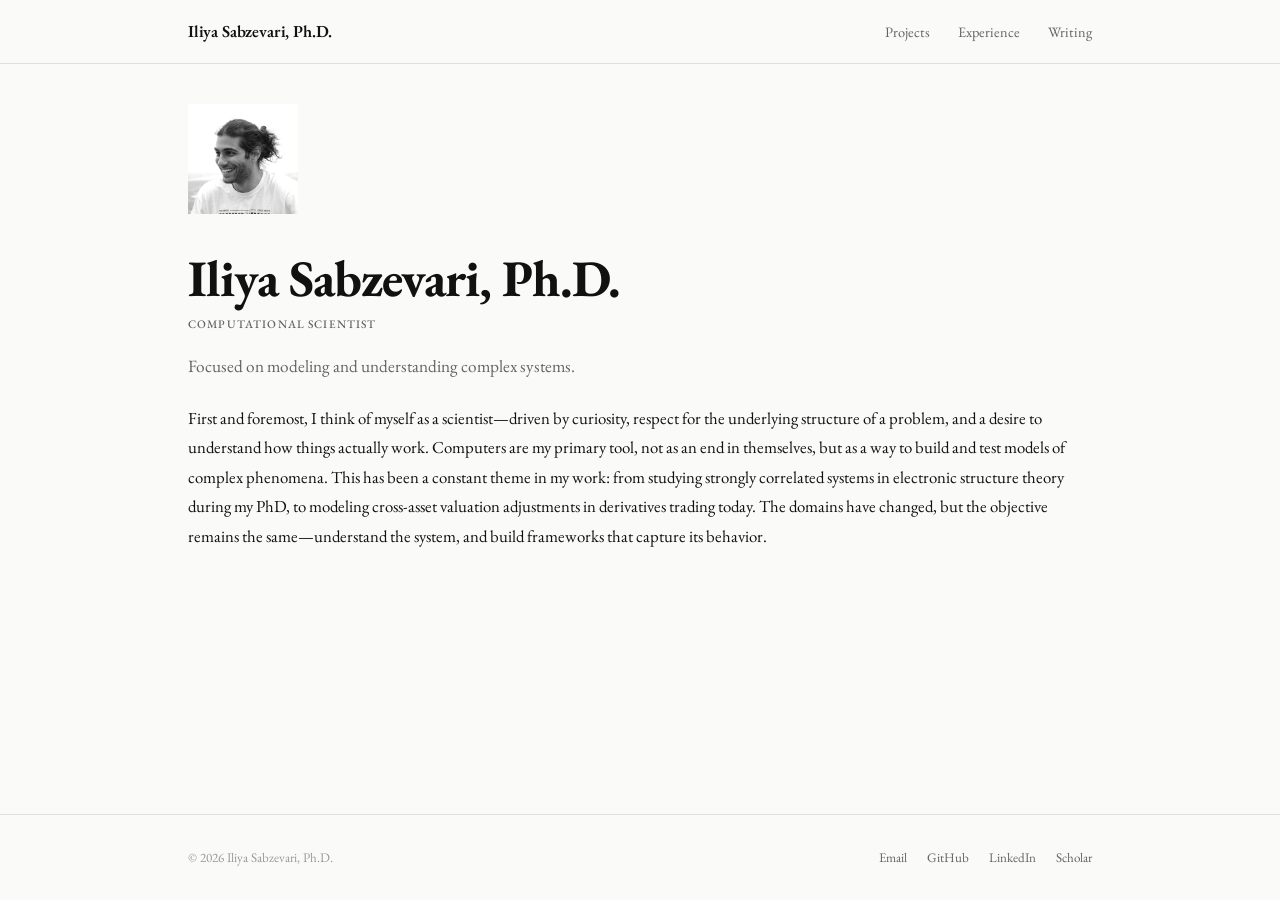
<file: index.html>
<!DOCTYPE html>
<html lang="en">
<head>
  <meta charset="UTF-8" />
  <meta name="viewport" content="width=device-width, initial-scale=1.0" />
  <title>Iliya Sabzevari, Ph.D.</title>
  <link rel="preconnect" href="https://fonts.googleapis.com" />
  <link rel="preconnect" href="https://fonts.gstatic.com" crossorigin />
  <link href="https://fonts.googleapis.com/css2?family=EB+Garamond:ital,wght@0,400;0,600;0,700;1,400&display=swap" rel="stylesheet" />
  <link rel="icon" href="favicon.svg" type="image/svg+xml" />
  <link rel="stylesheet" href="styles.css" />
</head>
<body>
  <header class="site-header">
    <nav class="nav">
      <a href="index.html" class="brand">Iliya Sabzevari, Ph.D.</a>
      <div class="nav-links">
        <a href="projects.html">Projects</a>
        <a href="experience.html">Experience</a>
        <a href="writing.html">Writing</a>
      </div>
    </nav>
  </header>

  <main class="container">
    <section class="hero">
      <div class="hero-photo">
        <img src="IMG_20220616_074704_679.jpg" alt="Iliya Sabzevari, Ph.D." />
      </div>
      <h1>Iliya Sabzevari, Ph.D.</h1>
      <p class="eyebrow">Computational Scientist</p>
      <p class="lede">
        Focused on modeling and understanding complex systems.
      </p>
      <p class="about-text">
        First and foremost, I think of myself as a scientist—driven by curiosity, respect for the underlying structure of a problem, and a desire to understand how things actually work. Computers are my primary tool, not as an end in themselves, but as a way to build and test models of complex phenomena. This has been a constant theme in my work: from studying strongly correlated systems in electronic structure theory during my PhD, to modeling cross-asset valuation adjustments in derivatives trading today. The domains have changed, but the objective remains the same—understand the system, and build frameworks that capture its behavior.
      </p>
    </section>
  </main>

  <footer class="site-footer">
    <div class="footer-inner">
      <span>&copy; 2026 Iliya Sabzevari, Ph.D.</span>
      <div class="footer-links">
        <a href="mailto:iliya.sabzevari@gmail.com">Email</a>
        <a href="https://github.com/iliya-s" target="_blank" rel="noopener">GitHub</a>
        <a href="https://www.linkedin.com/in/iliya-sabzevari-ph-d-72a019a4/" target="_blank" rel="noopener">LinkedIn</a>
        <a href="https://scholar.google.com/citations?hl=en&user=_rSN45oAAAAJ" target="_blank" rel="noopener">Scholar</a>
      </div>
    </div>
  </footer>
</body>
</html>
</file>
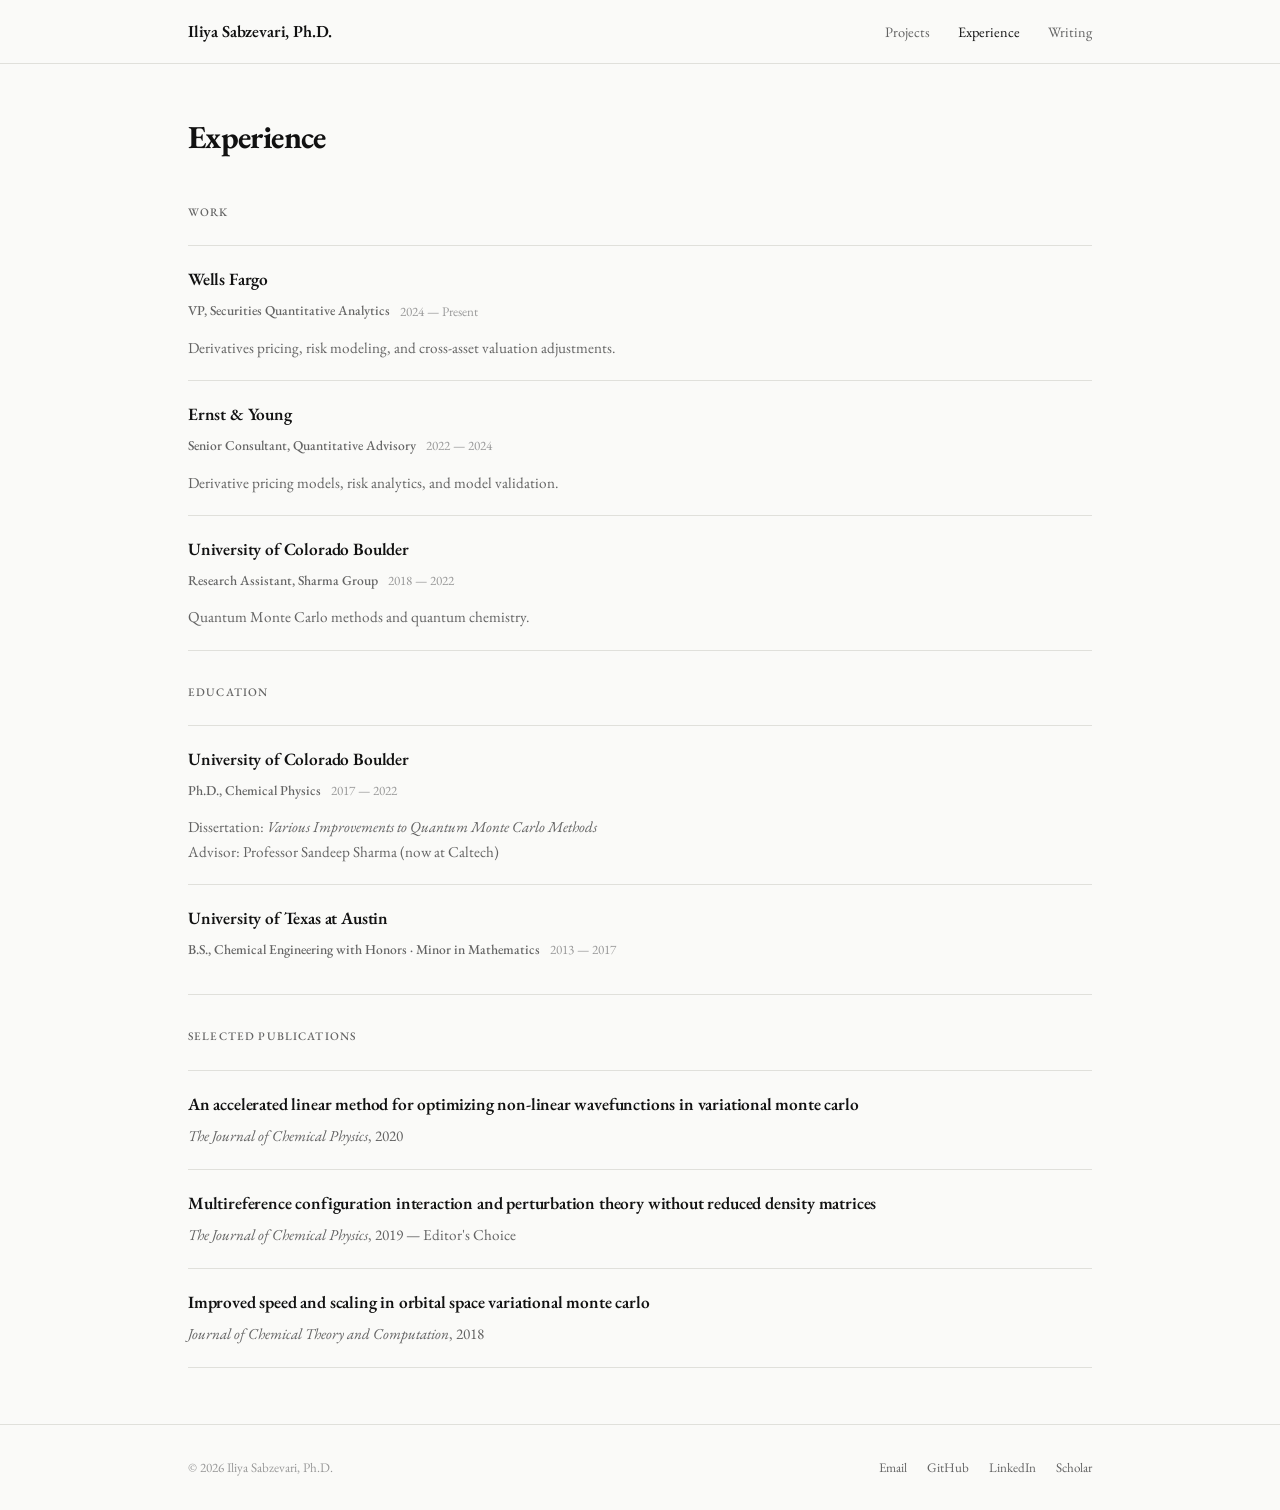
<file: experience.html>
<!DOCTYPE html>
<html lang="en">
<head>
  <meta charset="UTF-8" />
  <meta name="viewport" content="width=device-width, initial-scale=1.0" />
  <title>Experience — Iliya Sabzevari, Ph.D.</title>
  <link rel="preconnect" href="https://fonts.googleapis.com" />
  <link rel="preconnect" href="https://fonts.gstatic.com" crossorigin />
  <link href="https://fonts.googleapis.com/css2?family=EB+Garamond:ital,wght@0,400;0,600;0,700;1,400&display=swap" rel="stylesheet" />
  <link rel="icon" href="favicon.svg" type="image/svg+xml" />
  <link rel="stylesheet" href="styles.css" />
</head>
<body>
  <header class="site-header">
    <nav class="nav">
      <a href="index.html" class="brand">Iliya Sabzevari, Ph.D.</a>
      <div class="nav-links">
        <a href="projects.html">Projects</a>
        <a href="experience.html" class="active">Experience</a>
        <a href="writing.html">Writing</a>
      </div>
    </nav>
  </header>

  <main class="container">
    <div class="page-header">
      <h1>Experience</h1>
    </div>

    <!-- Work -->
    <section class="section">
      <p class="section-label">Work</p>

      <article class="card">
        <h3>Wells Fargo</h3>
        <div class="exp-meta">
          <span class="role">VP, Securities Quantitative Analytics</span>
          <span class="period">2024 — Present</span>
        </div>
        <p class="subtitle">Derivatives pricing, risk modeling, and cross-asset valuation adjustments.</p>
      </article>

      <article class="card">
        <h3>Ernst &amp; Young</h3>
        <div class="exp-meta">
          <span class="role">Senior Consultant, Quantitative Advisory</span>
          <span class="period">2022 — 2024</span>
        </div>
        <p class="subtitle">Derivative pricing models, risk analytics, and model validation.</p>
      </article>

      <article class="card">
        <h3>University of Colorado Boulder</h3>
        <div class="exp-meta">
          <span class="role">Research Assistant, Sharma Group</span>
          <span class="period">2018 — 2022</span>
        </div>
        <p class="subtitle">Quantum Monte Carlo methods and quantum chemistry.</p>
      </article>
    </section>

    <!-- Education -->
    <section class="section">
      <p class="section-label">Education</p>

      <article class="card">
        <h3>University of Colorado Boulder</h3>
        <div class="exp-meta">
          <span class="role">Ph.D., Chemical Physics</span>
          <span class="period">2017 — 2022</span>
        </div>
        <p class="subtitle">Dissertation: <em>Various Improvements to Quantum Monte Carlo Methods</em><br />Advisor: Professor Sandeep Sharma (now at Caltech)</p>
      </article>

      <article class="card">
        <h3>University of Texas at Austin</h3>
        <div class="exp-meta">
          <span class="role">B.S., Chemical Engineering with Honors · Minor in Mathematics</span>
          <span class="period">2013 — 2017</span>
        </div>
      </article>
    </section>

    <!-- Publications -->
    <section class="section">
      <p class="section-label">Selected Publications</p>

      <a class="card" href="https://doi.org/10.1063/1.5125803" target="_blank" rel="noopener">
        <h3>An accelerated linear method for optimizing non-linear wavefunctions in variational monte carlo</h3>
        <p class="subtitle"><em>The Journal of Chemical Physics</em>, 2020</p>
      </a>

      <a class="card" href="https://doi.org/10.1063/1.5128115" target="_blank" rel="noopener">
        <h3>Multireference configuration interaction and perturbation theory without reduced density matrices</h3>
        <p class="subtitle"><em>The Journal of Chemical Physics</em>, 2019 — Editor's Choice</p>
      </a>

      <a class="card" href="https://doi.org/10.1021/acs.jctc.8b00780" target="_blank" rel="noopener">
        <h3>Improved speed and scaling in orbital space variational monte carlo</h3>
        <p class="subtitle"><em>Journal of Chemical Theory and Computation</em>, 2018</p>
      </a>
    </section>
  </main>

  <footer class="site-footer">
    <div class="footer-inner">
      <span>&copy; 2026 Iliya Sabzevari, Ph.D.</span>
      <div class="footer-links">
        <a href="mailto:iliya.sabzevari@gmail.com">Email</a>
        <a href="https://github.com/iliya-s" target="_blank" rel="noopener">GitHub</a>
        <a href="https://www.linkedin.com/in/iliya-sabzevari-ph-d-72a019a4/" target="_blank" rel="noopener">LinkedIn</a>
        <a href="https://scholar.google.com/citations?hl=en&user=_rSN45oAAAAJ" target="_blank" rel="noopener">Scholar</a>
      </div>
    </div>
  </footer>
</body>
</html>
</file>
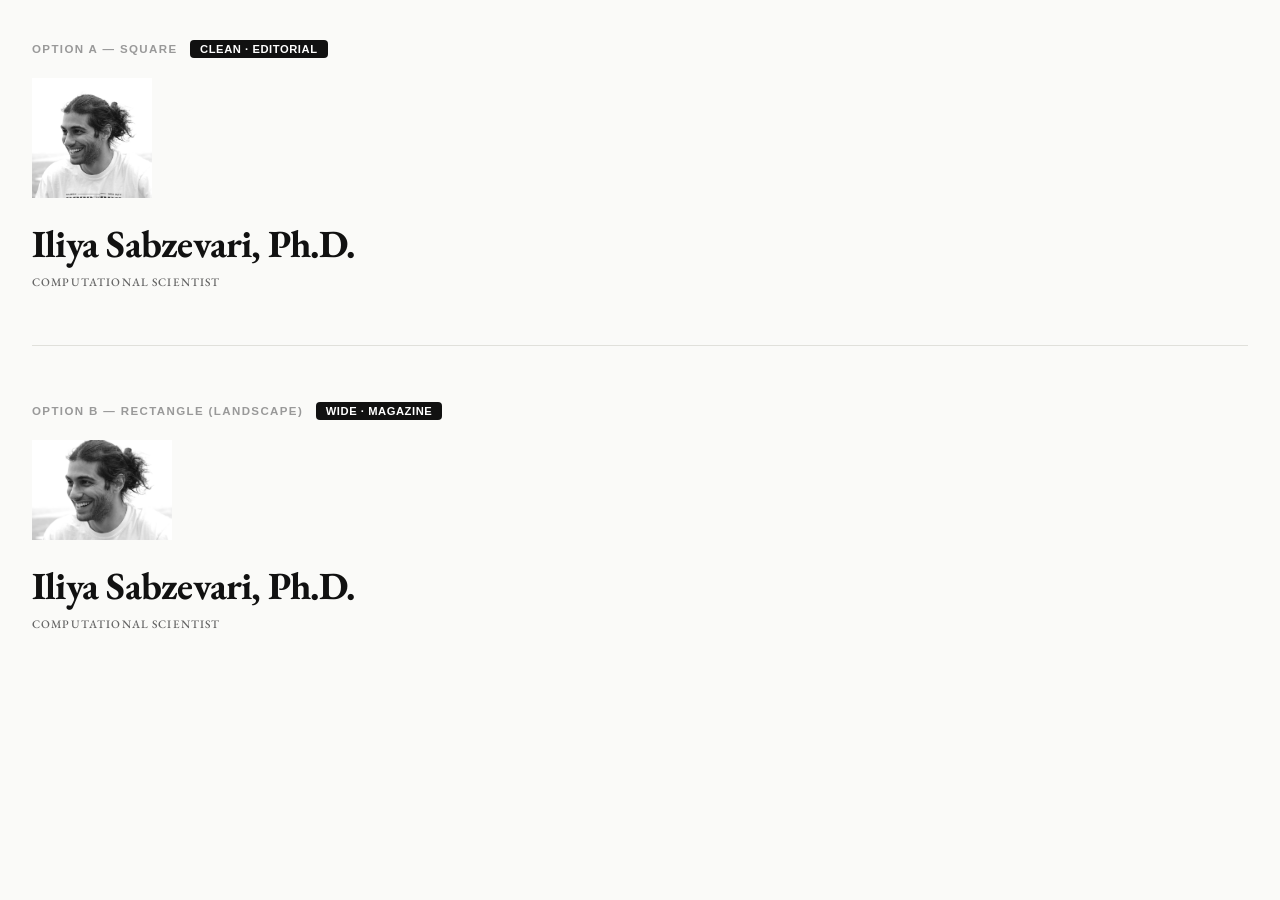
<file: photo-preview.html>
<!DOCTYPE html>
<html lang="en">
<head>
  <meta charset="UTF-8" />
  <meta name="viewport" content="width=device-width, initial-scale=1.0" />
  <title>Photo Shape Preview</title>
  <link rel="preconnect" href="https://fonts.googleapis.com" />
  <link rel="preconnect" href="https://fonts.gstatic.com" crossorigin />
  <link href="https://fonts.googleapis.com/css2?family=EB+Garamond:ital,wght@0,400;0,600;0,700;1,400&display=swap" rel="stylesheet" />
  <style>
    * { box-sizing: border-box; margin: 0; padding: 0; }
    body {
      font-family: "EB Garamond", "Georgia", serif;
      background: #fafaf8;
      color: #111;
      padding: 40px 32px;
    }
    .label {
      font-family: -apple-system, sans-serif;
      font-size: 0.72rem;
      font-weight: 600;
      text-transform: uppercase;
      letter-spacing: 0.12em;
      color: #999;
      margin-bottom: 20px;
    }
    .label span {
      display: inline-block;
      background: #111;
      color: #fff;
      padding: 3px 10px;
      border-radius: 4px;
      font-size: 0.7rem;
      margin-left: 8px;
      letter-spacing: 0.05em;
    }
    .option {
      margin-bottom: 56px;
      padding-bottom: 56px;
      border-bottom: 1px solid #e0e0db;
    }
    .option:last-child { border-bottom: none; }
    .photo { overflow: hidden; margin-bottom: 20px; }
    .photo img { width: 100%; height: 100%; object-fit: cover; }
    .photo.square { width: 120px; height: 120px; border-radius: 0; }
    .photo.rect { width: 140px; height: 100px; border-radius: 0; }
    h1 { font-size: 2.4rem; font-weight: 700; letter-spacing: -0.02em; margin-bottom: 6px; }
    .eyebrow {
      text-transform: uppercase;
      letter-spacing: 0.1em;
      font-size: 0.72rem;
      color: #636363;
      font-weight: 500;
    }
  </style>
</head>
<body>
  <div class="option">
    <div class="label">Option A — Square <span>clean · editorial</span></div>
    <div class="photo square">
      <img src="IMG_20220616_074704_679.jpg" alt="photo" />
    </div>
    <h1>Iliya Sabzevari, Ph.D.</h1>
    <p class="eyebrow">Computational Scientist</p>
  </div>

  <div class="option">
    <div class="label">Option B — Rectangle (landscape) <span>wide · magazine</span></div>
    <div class="photo rect">
      <img src="IMG_20220616_074704_679.jpg" alt="photo" />
    </div>
    <h1>Iliya Sabzevari, Ph.D.</h1>
    <p class="eyebrow">Computational Scientist</p>
  </div>
</body>
</html>
</file>
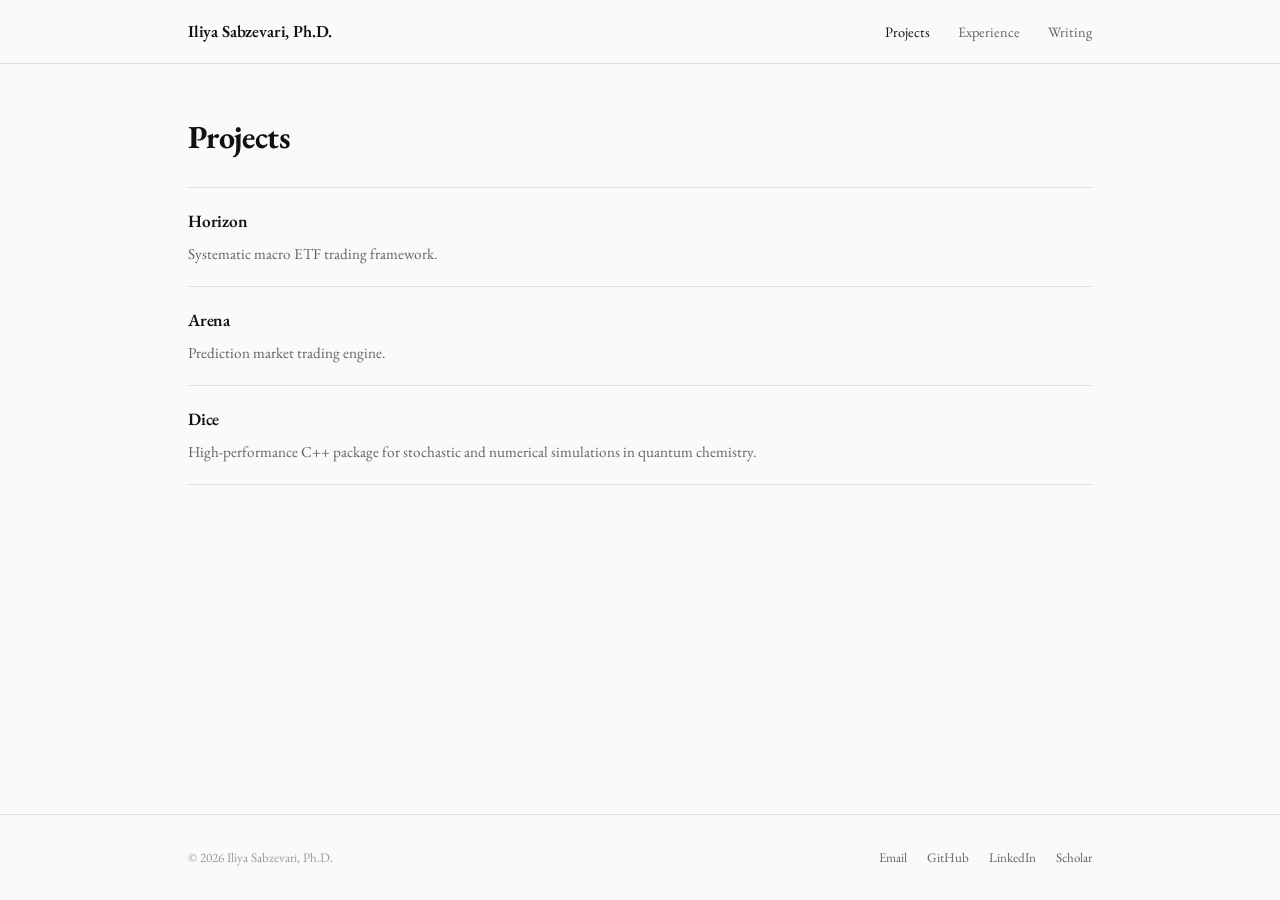
<file: projects.html>
<!DOCTYPE html>
<html lang="en">
<head>
  <meta charset="UTF-8" />
  <meta name="viewport" content="width=device-width, initial-scale=1.0" />
  <title>Projects — Iliya Sabzevari, Ph.D.</title>
  <link rel="preconnect" href="https://fonts.googleapis.com" />
  <link rel="preconnect" href="https://fonts.gstatic.com" crossorigin />
  <link href="https://fonts.googleapis.com/css2?family=EB+Garamond:ital,wght@0,400;0,600;0,700;1,400&display=swap" rel="stylesheet" />
  <link rel="icon" href="favicon.svg" type="image/svg+xml" />
  <link rel="stylesheet" href="styles.css" />
</head>
<body>
  <header class="site-header">
    <nav class="nav">
      <a href="index.html" class="brand">Iliya Sabzevari, Ph.D.</a>
      <div class="nav-links">
        <a href="projects.html" class="active">Projects</a>
        <a href="experience.html">Experience</a>
        <a href="writing.html">Writing</a>
      </div>
    </nav>
  </header>

  <main class="container">
    <div class="page-header">
      <h1>Projects</h1>
    </div>

    <article class="card">
      <h3>Horizon</h3>
      <p class="subtitle">Systematic macro ETF trading framework.</p>
    </article>

    <article class="card">
      <h3>Arena</h3>
      <p class="subtitle">Prediction market trading engine.</p>
    </article>

    <a class="card" href="https://github.com/sanshar/Dice" target="_blank" rel="noopener">
      <h3>Dice</h3>
      <p class="subtitle">High-performance C++ package for stochastic and numerical simulations in quantum chemistry.</p>
    </a>
  </main>

  <footer class="site-footer">
    <div class="footer-inner">
      <span>&copy; 2026 Iliya Sabzevari, Ph.D.</span>
      <div class="footer-links">
        <a href="mailto:iliya.sabzevari@gmail.com">Email</a>
        <a href="https://github.com/iliya-s" target="_blank" rel="noopener">GitHub</a>
        <a href="https://www.linkedin.com/in/iliya-sabzevari-ph-d-72a019a4/" target="_blank" rel="noopener">LinkedIn</a>
        <a href="https://scholar.google.com/citations?hl=en&user=_rSN45oAAAAJ" target="_blank" rel="noopener">Scholar</a>
      </div>
    </div>
  </footer>
</body>
</html>
</file>
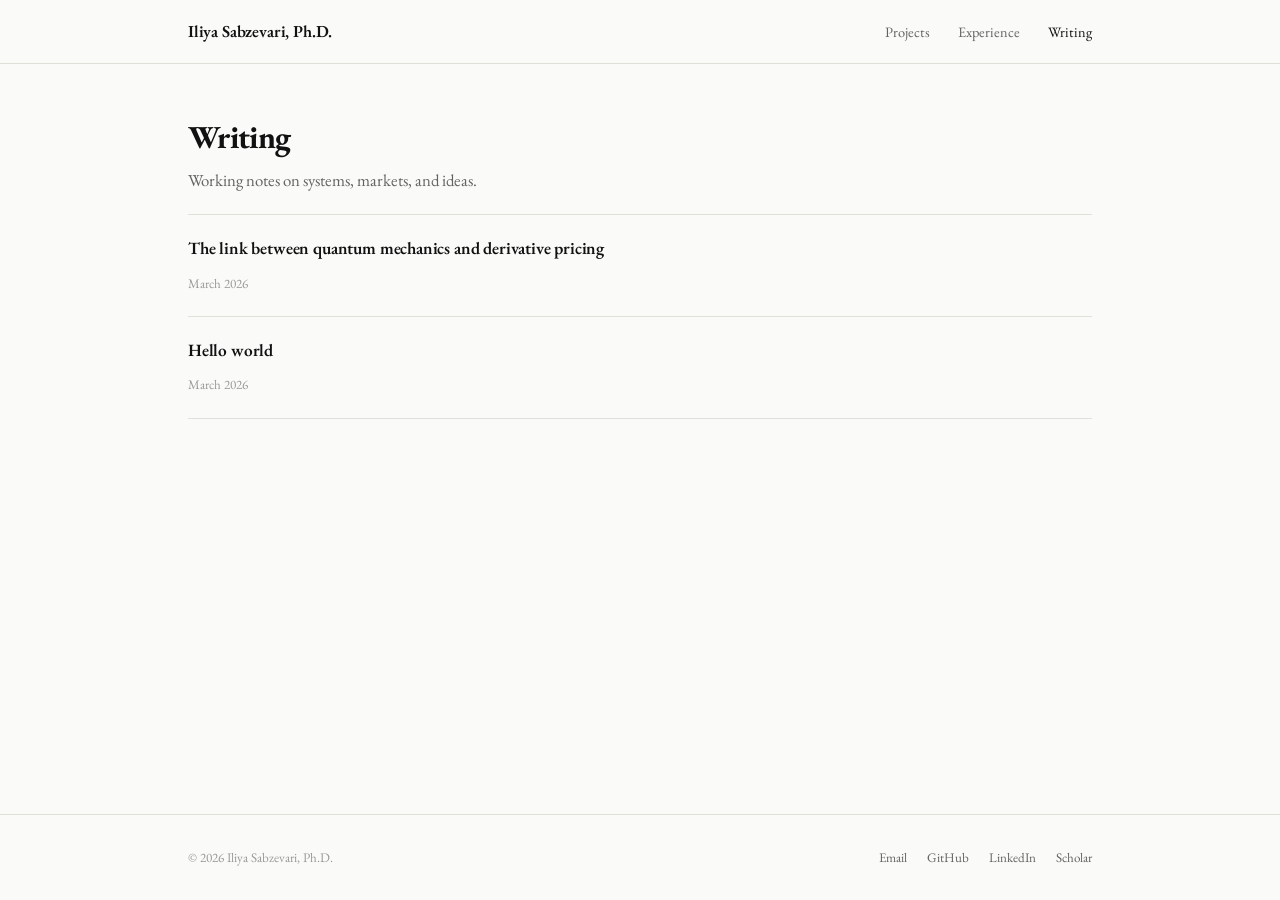
<file: writing.html>
<!DOCTYPE html>
<html lang="en">
<head>
  <meta charset="UTF-8" />
  <meta name="viewport" content="width=device-width, initial-scale=1.0" />
  <title>Writing — Iliya Sabzevari, Ph.D.</title>
  <link rel="preconnect" href="https://fonts.googleapis.com" />
  <link rel="preconnect" href="https://fonts.gstatic.com" crossorigin />
  <link href="https://fonts.googleapis.com/css2?family=EB+Garamond:ital,wght@0,400;0,600;0,700;1,400&display=swap" rel="stylesheet" />
  <link rel="icon" href="favicon.svg" type="image/svg+xml" />
  <link rel="stylesheet" href="styles.css" />
</head>
<body>
  <header class="site-header">
    <nav class="nav">
      <a href="index.html" class="brand">Iliya Sabzevari, Ph.D.</a>
      <div class="nav-links">
        <a href="projects.html">Projects</a>
        <a href="experience.html">Experience</a>
        <a href="writing.html" class="active">Writing</a>
      </div>
    </nav>
  </header>

  <main class="container">
    <div class="page-header">
      <h1>Writing</h1>
      <p>Working notes on systems, markets, and ideas.</p>
    </div>

    <a class="writing-card" href="writings/2_Feynman_Kac.pdf" target="_blank" rel="noopener">
      <h3>The link between quantum mechanics and derivative pricing</h3>
      <span class="writing-date">March 2026</span>
    </a>

    <a class="writing-card" href="writings/1_Hello_World.pdf" target="_blank" rel="noopener">
      <h3>Hello world</h3>
      <span class="writing-date">March 2026</span>
    </a>
  </main>

  <footer class="site-footer">
    <div class="footer-inner">
      <span>&copy; 2026 Iliya Sabzevari, Ph.D.</span>
      <div class="footer-links">
        <a href="mailto:iliya.sabzevari@gmail.com">Email</a>
        <a href="https://github.com/iliya-s" target="_blank" rel="noopener">GitHub</a>
        <a href="https://www.linkedin.com/in/iliya-sabzevari-ph-d-72a019a4/" target="_blank" rel="noopener">LinkedIn</a>
        <a href="https://scholar.google.com/citations?hl=en&user=_rSN45oAAAAJ" target="_blank" rel="noopener">Scholar</a>
      </div>
    </div>
  </footer>
</body>
</html>
</file>
<file: styles.css>
/* ── Tokens ─────────────────────────────────────────────── */
:root {
  --bg:     #fafaf8;
  --text:   #111111;
  --muted:  #636363;
  --light:  #999999;
  --line:   #e0e0db;
  --accent: #111111;
  --max-w:  960px;
}

/* ── Reset ──────────────────────────────────────────────── */
*, *::before, *::after { box-sizing: border-box; margin: 0; padding: 0; }

/* ── Base ───────────────────────────────────────────────── */
html {
  min-height: 100%;
}

body {
  font-family: "EB Garamond", "Georgia", "Times New Roman", serif;
  background: var(--bg);
  color: var(--text);
  line-height: 1.6;
  -webkit-font-smoothing: antialiased;
  font-size: 17px;
  min-height: 100vh;
  display: flex;
  flex-direction: column;
}

main.container {
  flex: 1;
}

a { color: inherit; text-decoration: none; }

img { display: block; max-width: 100%; }

/* ── Layout ─────────────────────────────────────────────── */
.container {
  max-width: var(--max-w);
  margin: 0 auto;
  padding: 0 28px;
  width: 100%;
}

/* ── Nav ────────────────────────────────────────────────── */
.site-header {
  position: sticky;
  top: 0;
  z-index: 100;
  background: var(--bg);
  border-bottom: 1px solid var(--line);
}

.nav {
  max-width: var(--max-w);
  margin: 0 auto;
  padding: 18px 28px;
  display: flex;
  justify-content: space-between;
  align-items: center;
}

.brand {
  font-weight: 600;
  font-size: 1.05rem;
  letter-spacing: -0.01em;
}

.nav-links {
  display: flex;
  gap: 28px;
}

.nav-links a {
  font-size: 0.9rem;
  color: var(--muted);
  transition: color 0.2s;
}

.nav-links a:hover,
.nav-links a.active {
  color: var(--text);
}

/* ── Hero (home) ────────────────────────────────────────── */
.hero {
  padding: 40px 0 64px;
}

.hero-photo {
  width: 110px;
  height: 110px;
  border-radius: 0;
  overflow: hidden;
  margin-bottom: 36px;
}

.hero-photo img {
  width: 100%;
  height: 100%;
  object-fit: cover;
}

.eyebrow {
  text-transform: uppercase;
  letter-spacing: 0.1em;
  font-size: 0.72rem;
  color: var(--muted);
  margin-bottom: 18px;
  font-weight: 500;
}

.hero h1 {
  font-size: clamp(2rem, 5vw, 3.2rem);
  line-height: 1.08;
  letter-spacing: -0.02em;
  font-weight: 700;
  margin-bottom: 10px;
}

.lede {
  max-width: 560px;
  font-size: 1.08rem;
  color: var(--muted);
  line-height: 1.65;
}

.about-text {
  margin-top: 24px;
  font-size: 1.05rem;
  line-height: 1.75;
  color: var(--text);
}

.actions {
  display: flex;
  gap: 12px;
  margin-top: 32px;
  flex-wrap: wrap;
}

/* ── Buttons ────────────────────────────────────────────── */
.btn {
  display: inline-flex;
  align-items: center;
  gap: 6px;
  padding: 10px 20px;
  font-size: 0.88rem;
  font-weight: 500;
  border: 1px solid var(--line);
  border-radius: 0;
  background: transparent;
  color: var(--text);
  cursor: pointer;
  transition: background 0.2s, border-color 0.2s;
}

.btn:hover {
  background: var(--text);
  color: #fff;
  border-color: var(--text);
}

.btn.primary {
  background: var(--text);
  color: #fff;
  border-color: var(--text);
}

.btn.primary:hover {
  background: #333;
  border-color: #333;
}

.btn .arrow {
  transition: transform 0.2s;
}

.btn:hover .arrow {
  transform: translateX(3px);
}

/* ── Page header (inner pages) ──────────────────────────── */
.page-header {
  padding: 48px 0 20px;
  margin-bottom: 0;
}

.page-header h1 {
  font-size: 2rem;
  font-weight: 700;
  letter-spacing: -0.02em;
  margin-bottom: 4px;
}

.page-header p {
  color: var(--muted);
  font-size: 1.05rem;
  margin-bottom: 0;
}

/* ── Sections ───────────────────────────────────────────── */
.section {
  padding: 16px 0;
}

.section + .section {
  border-top: none;
}

.section-label {
  text-transform: uppercase;
  letter-spacing: 0.1em;
  font-size: 0.72rem;
  font-weight: 500;
  color: var(--muted);
  margin-bottom: 24px;
}

/* ── Cards ──────────────────────────────────────────────── */
.card {
  background: transparent;
  border-top: 1px solid var(--line);
  padding: 20px 0;
  margin-bottom: 0;
  transition: border-color 0.2s;
}

.card:last-child {
  border-bottom: 1px solid var(--line);
}

.card:hover {
  border-color: #c0c0b8;
}

a.card {
  cursor: pointer;
  position: relative;
  display: block;
  text-decoration: none;
  padding-left: 0;
  transition: padding-left 0.25s ease, border-color 0.2s;
}

a.card::before {
  content: "";
  position: absolute;
  left: 0;
  top: 20px;
  bottom: 20px;
  width: 2px;
  background: var(--text);
  opacity: 0;
  transition: opacity 0.25s ease;
}

a.card:hover {
  padding-left: 14px;
}

a.card:hover::before {
  opacity: 1;
}

.card h3 {
  font-size: 1.08rem;
  font-weight: 600;
  margin-bottom: 6px;
  letter-spacing: -0.01em;
}

.card .subtitle {
  font-size: 0.95rem;
  color: var(--muted);
  margin-bottom: 0;
}

.card ul {
  list-style: none;
  padding: 0;
}

.card li {
  position: relative;
  padding-left: 16px;
  font-size: 0.95rem;
  color: var(--muted);
  line-height: 1.65;
}

.card li + li {
  margin-top: 6px;
}

.card li::before {
  content: "";
  position: absolute;
  left: 0;
  top: 10px;
  width: 5px;
  height: 5px;
  border-radius: 50%;
  background: var(--line);
}

/* ── Experience timeline ────────────────────────────────── */
.exp-meta {
  display: flex;
  align-items: center;
  gap: 10px;
  margin-bottom: 14px;
  flex-wrap: wrap;
}

.exp-meta .role {
  font-size: 0.85rem;
  font-weight: 500;
  color: var(--muted);
}

.exp-meta .period {
  font-size: 0.82rem;
  color: var(--light);
}

/* ── Writing cards ──────────────────────────────────────── */
.writing-card {
  display: block;
  position: relative;
  background: transparent;
  border-top: 1px solid var(--line);
  padding: 20px 0;
  padding-left: 0;
  margin-bottom: 0;
  transition: padding-left 0.25s ease, border-color 0.2s;
}

.writing-card:last-of-type {
  border-bottom: 1px solid var(--line);
}

.writing-card:hover {
  border-color: #c0c0b8;
}

.writing-card h3 {
  font-size: 1.08rem;
  font-weight: 600;
  margin-bottom: 6px;
  letter-spacing: -0.01em;
}

.writing-date {
  font-size: 0.82rem;
  color: var(--light);
}

.writing-card::after {
  content: "";
  position: absolute;
  left: 0;
  top: 20px;
  bottom: 20px;
  width: 2px;
  background: var(--text);
  opacity: 0;
  transition: opacity 0.25s ease;
}

.writing-card:hover {
  padding-left: 14px;
}

.writing-card:hover::after {
  opacity: 1;
}

.writing-card p {
  font-size: 0.92rem;
  color: var(--muted);
  line-height: 1.6;
}

.writing-card .read-more {
  display: inline-block;
  margin-top: 12px;
  font-size: 0.85rem;
  font-weight: 500;
  color: var(--text);
}

/* ── Footer ─────────────────────────────────────────────── */
.site-footer {
  border-top: 1px solid var(--line);
  margin-top: 40px;
}

.footer-inner {
  max-width: var(--max-w);
  margin: 0 auto;
  padding: 32px 28px;
  display: flex;
  justify-content: space-between;
  align-items: center;
  flex-wrap: wrap;
  gap: 16px;
}

.footer-inner span {
  font-size: 0.82rem;
  color: var(--light);
}

.footer-links {
  display: flex;
  gap: 20px;
}

.footer-links a {
  font-size: 0.82rem;
  color: var(--muted);
  transition: color 0.2s;
}

.footer-links a:hover {
  color: var(--text);
}

/* ── Responsive ─────────────────────────────────────────── */
@media (max-width: 640px) {
  .nav {
    flex-direction: column;
    align-items: flex-start;
    gap: 12px;
  }

  .hero {
    padding: 56px 0 48px;
  }

  .hero-photo {
    width: 120px;
    height: 120px;
  }

  .page-header {
    padding: 48px 0 32px;
  }

  .footer-inner {
    flex-direction: column;
    align-items: flex-start;
  }

  /* Show link indicators permanently on mobile */
  a.card {
    padding-left: 12px;
  }

  a.card::before {
    opacity: 0.3;
  }

  a.card:active::before {
    opacity: 1;
  }

  .writing-card {
    padding-left: 12px;
  }

  .writing-card::after {
    opacity: 0.3;
  }

  .writing-card:active::after {
    opacity: 1;
  }
}
</file>
